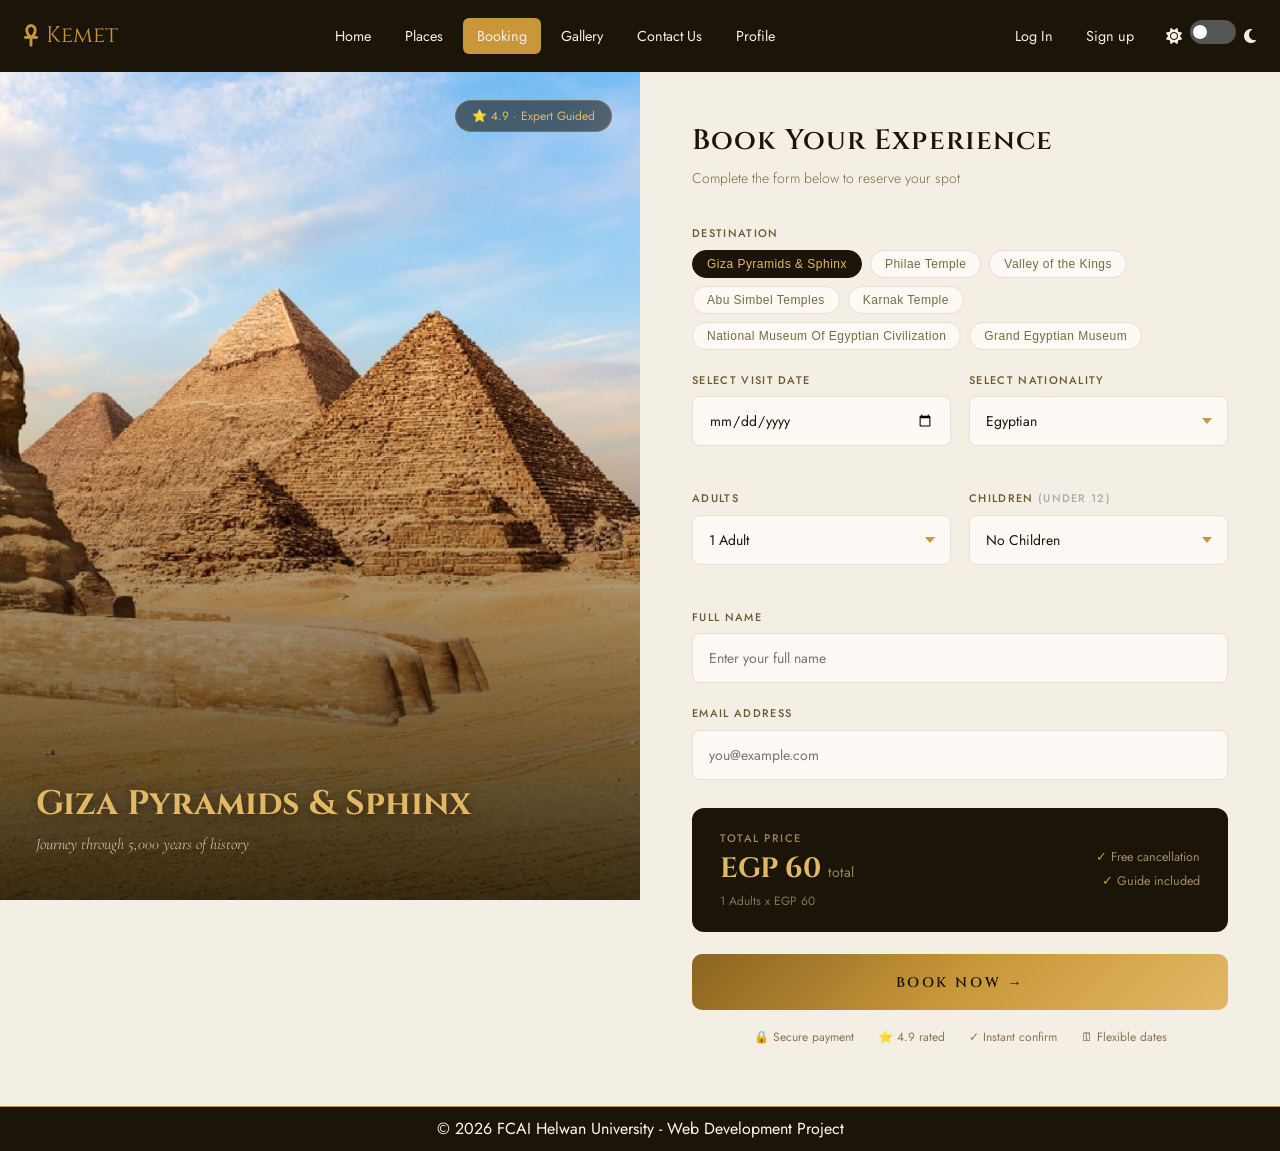
<file: booking.html>
<!DOCTYPE html>
<html lang="en" class="mainn">
<head>
<meta charset="UTF-8">
<meta name="viewport" content="width=device-width, initial-scale=1.0">
<title>KEMET – Book Your Experience</title>
<link href="https://fonts.googleapis.com/css2?family=Cinzel:wght@400;600;700&family=Cormorant+Garamond:ital,wght@0,300;0,400;0,500;1,300;1,400&family=Jost:wght@300;400;500&display=swap" rel="stylesheet">
<link rel="stylesheet" href="./css/styleeee.css">
  <link rel="stylesheet" href="https://cdnjs.cloudflare.com/ajax/libs/font-awesome/6.5.0/css/all.min.css"/>
  <link href="https://fonts.googleapis.com/css2?family=Cinzel:wght@400;600;700&family=Cormorant+Garamond:ital,wght@0,300;0,400;0,500;1,300;1,400&family=Jost:wght@300;400;500&display=swap" rel="stylesheet"/>
  <link rel="stylesheet" href="./css/profile.css" />
</head>
<body class="main">

<!-- NAV -->
<header>
    <nav class="container profile-nav-inner">
      <div class="profile-nav-brand">
        <i class="fa-solid fa-ankh" aria-hidden="true"></i>
        <span>Kemet</span>
      </div>

      <ul class="profile-nav-links">
        <li><a href="index.html">Home</a></li>
        <li><a href="places.html">Places</a></li>
        <li><a href="booking.html" class="active">Booking</a></li>
        <li><a href="gallery.html">Gallery</a></li>
        <li><a href="contact.html">Contact Us</a></li>
        <li><a href="profile.html" >Profile</a></li>
      </ul>

      <div class="profile-theme-toggle-wrap">
        <div class="signin">
      <a href="./logIn.html">Log In</a>
      <a href="./sign-up.html">Sign up</a>

    </div>
        <i class="fa-solid fa-sun" aria-hidden="true"></i>
        <label class="profile-toggle-switch">
          <input type="checkbox" id="profile-theme-toggle" aria-label="Toggle dark mode" />
          <span class="profile-slider"></span>
        </label>
        <i class="fa-solid fa-moon" aria-hidden="true"></i>
        
      </div>
    </nav>
  </header>
<!-- PAGE -->
<div class="page">

  <!-- LEFT IMAGE PANEL -->
  <div class="panel-left">
    <img class="destination-image" id="destImg" src="" alt="Destination">
    <div class="left-overlay"></div>
    <div class="rating-badge">⭐ 4.9 · Expert Guided</div>
    <div class="left-caption">
      <h2 id="captionTitle">Giza Pyramids &amp; Sphinx</h2>
      <p id="captionSub">Journey through 5,000 years of history</p>
    </div>
  </div>

  <!-- RIGHT FORM PANEL -->
  <div class="panel-right">
    <div class="form-header">
      <h1>Book Your Experience</h1>
      <p>Complete the form below to reserve your spot</p>
    </div>

    <!-- DESTINATION TABS -->
    <div class="field">
      <label>Destination</label>
      <div class="dest-tabs" id="destTabs"></div>
    </div>

    <!-- DATE & NATIONALITY -->
    <div class="field-row">
      <div class="field">
        <label>Select Visit Date</label>
        <input type="date" id="visitDate">
      </div>
      <div class="field">
        <label>Select Nationality</label>
        <div class="select-wrap">
          <select id="nationality" onchange="updatePrice()">
            <option value="egyptian">Egyptian</option>
            <option value="arab">Arab</option>
            <option value="foreign">Foreign</option>
          </select>
        </div>
      </div>
    </div>

    <!-- ADULTS & CHILDREN -->
    <div class="field-row">
      <div class="field">
        <label>Adults</label>
        <div class="select-wrap">
          <select id="adults" onchange="updatePrice()">
            <option value="1">1 Adult</option>
            <option value="2">2 Adults</option>
            <option value="3">3 Adults</option>
            <option value="4">4 Adults</option>
            <option value="5">5 Adults</option>
            <option value="6">6 Adults</option>
            <option value="7">7 Adults</option>
            <option value="8">8 Adults</option>
          </select>
        </div>
      </div>
      <div class="field">
        <label>Children <em style="font-style:normal;color:#aaa">(under 12)</em></label>
        <div class="select-wrap">
          <select id="children" onchange="updatePrice()">
            <option value="0">No Children</option>
            <option value="1">1 Child</option>
            <option value="2">2 Children</option>
            <option value="3">3 Children</option>
            <option value="4">4 Children</option>
            <option value="5">5 Children</option>
          </select>
        </div>
      </div>
    </div>

    <!-- NAME & EMAIL -->
    <div class="field">
      <label>Full Name</label>
      <input type="text" id="fullName" placeholder="Enter your full name">
    </div>
    <div class="field">
      <label>Email Address</label>
      <input type="email" id="email" placeholder="you@example.com">
    </div>

    <!-- PRICE -->
    <div class="price-box">
      <div class="price-left">
        <div class="price-label">Total Price</div>
        <div class="price-value" id="totalPrice">EGP 299 <span>/ person</span></div>
        <div class="price-breakdown" id="priceBreakdown"></div>
      </div>
      <div class="price-perks">
        <div>Free cancellation</div>
        <div>Guide included</div>
      </div>
    </div>

    <button class="btn-book" onclick="handleBook()">BOOK NOW →</button>

    <div class="trust-bar">
      <span>🔒 Secure payment</span>
      <span>⭐ 4.9 rated</span>
      <span>✓ Instant confirm</span>
      <span>🗓 Flexible dates</span>
    </div>
  </div>
</div>

<!-- Toast -->
<div class="toast" id="toast">Booking Confirmed!</div>
<footer>
        <div class="footer-contentt">
            <p>&copy; 2026 FCAI Helwan University - Web Development Project</p>
        </div>
    </footer>
</body>
<script src="./js/script.js"></script>
<script src="./js/profile (1).js"></script>

</html>
</file>
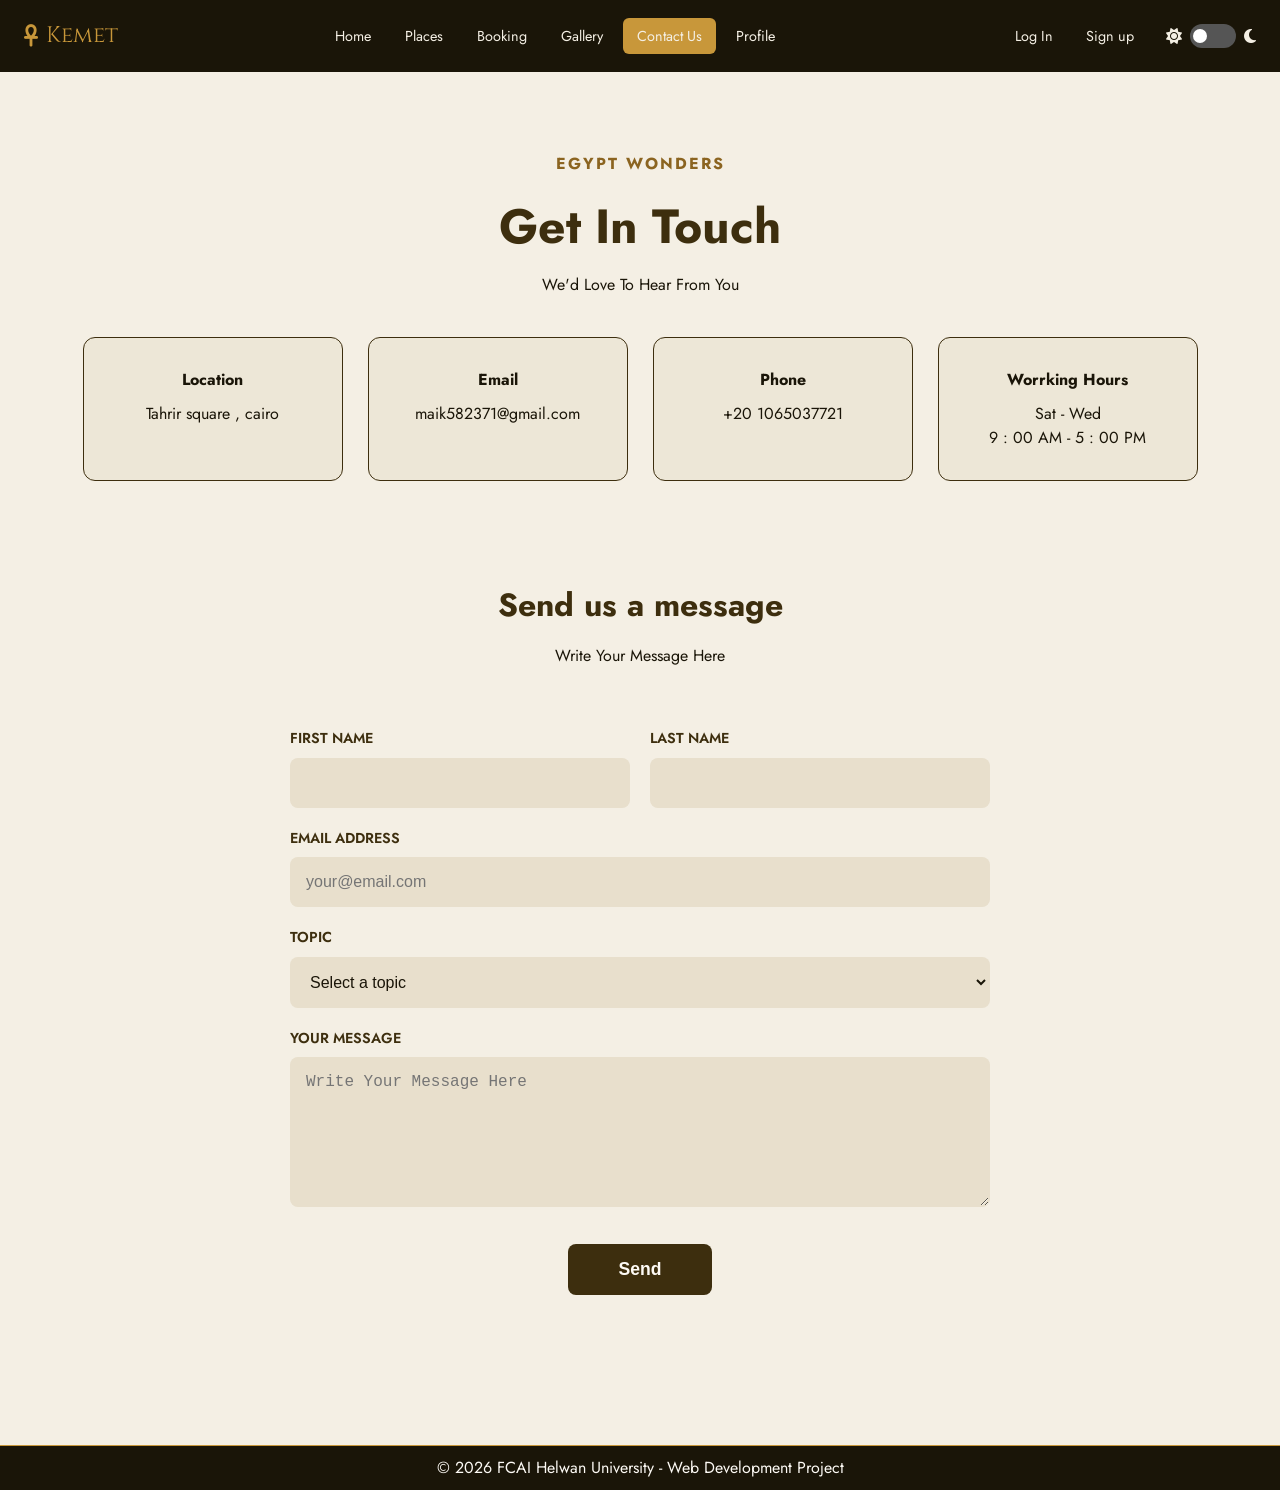
<file: contact.html>
<!DOCTYPE html>
<html lang="en" dir="ltr">
<head>
    <link rel="stylesheet" href="./css/contact.css">
    <meta charset="UTF-8">
    <meta name="viewport" content="width=device-width, initial-scale=1.0">
    <title>Tourism and Monuments in Egypt</title>
 <link rel="stylesheet" href="https://cdnjs.cloudflare.com/ajax/libs/font-awesome/6.5.0/css/all.min.css"/>
  <link href="https://fonts.googleapis.com/css2?family=Cinzel:wght@400;600;700&family=Cormorant+Garamond:ital,wght@0,300;0,400;0,500;1,300;1,400&family=Jost:wght@300;400;500&display=swap" rel="stylesheet"/>
  <link rel="stylesheet" href="./css/profile.css" />
</head>
<body>

<header>
    <nav class="container profile-nav-inner">
      <div class="profile-nav-brand">
        <i class="fa-solid fa-ankh" aria-hidden="true"></i>
        <span>Kemet</span>
      </div>

      <ul class="profile-nav-links">
        <li><a href="index.html">Home</a></li>
        <li><a href="places.html">Places</a></li>
        <li><a href="booking.html">Booking</a></li>
        <li><a href="gallery.html">Gallery</a></li>
        <li><a href="contact.html" class="active">Contact Us</a></li>
        <li><a href="profile.html" >Profile</a></li>
      </ul>

      <div class="profile-theme-toggle-wrap">
        <div class="signin">
      <a href="./logIn.html">Log In</a>
      <a href="./sign-up.html">Sign up</a>
    </div>
        <i class="fa-solid fa-sun" aria-hidden="true"></i>
        <label class="profile-toggle-switch">
          <input type="checkbox" id="profile-theme-toggle" aria-label="Toggle dark mode" />
          <span class="profile-slider"></span>
        </label>
        <i class="fa-solid fa-moon" aria-hidden="true"></i>
        
      </div>
    </nav>
  </header>

    <div class="page">

        <section class="wel">
            <h4>Egypt Wonders</h4>
            <h1>Get In Touch</h1>
            <p>We'd Love To Hear From You</p>
        </section>

        <div>
            <div class="contact-boxes">
                <div class="box">
                    <h4>Location </h4>
                    <p>Tahrir square , cairo</p>
                </div>
                <div class="box">
                    <h4>Email </h4>
                    <p>maik582371@gmail.com</p>
                </div>
                <div class="box">
                    <h4>Phone </h4>
                    <p>+20 1065037721</p>
                </div>
                <div class="box">
                    <h4>Worrking Hours</h4>
                    <p>Sat - Wed</p>
                    <p>9 : 00 AM - 5 : 00 PM</p>
                </div>
            </div>

            <section class="message-section">
                <h2>Send us a message</h2>
                <p>Write Your Message Here</p>
                <form class="contact-form">
                    <div class="name-row">
                        <div>
                            <label>FIRST NAME</label>
                            <input type="text" placeholder="">
                        </div>
                        <div>
                            <label>LAST NAME</label>
                            <input type="text" placeholder="">
                        </div>
                    </div>

                    <label>EMAIL ADDRESS</label>
                    <input type="email" placeholder="your@email.com">

                    <label>TOPIC</label>
                    <select>
                        <option>Select a topic</option>
                        <option>Booking</option>
                        <option>Information</option>
                        <option>Complaint</option>
                    </select>

                    <label>YOUR MESSAGE</label>
                    <textarea placeholder="Write Your Message Here"></textarea>

                    <button type="submit">Send</button>
                </form>
            </section>
        </div>
        <script src="./js/contact.js"></script>
    <script src=".//js/profile (1).js"></script>
    </div>
    <footer>
        <div class="footer-contentt">
            <p>&copy; 2026 FCAI Helwan University - Web Development Project</p>
        </div>
    </footer>
</body>

</html>
</file>
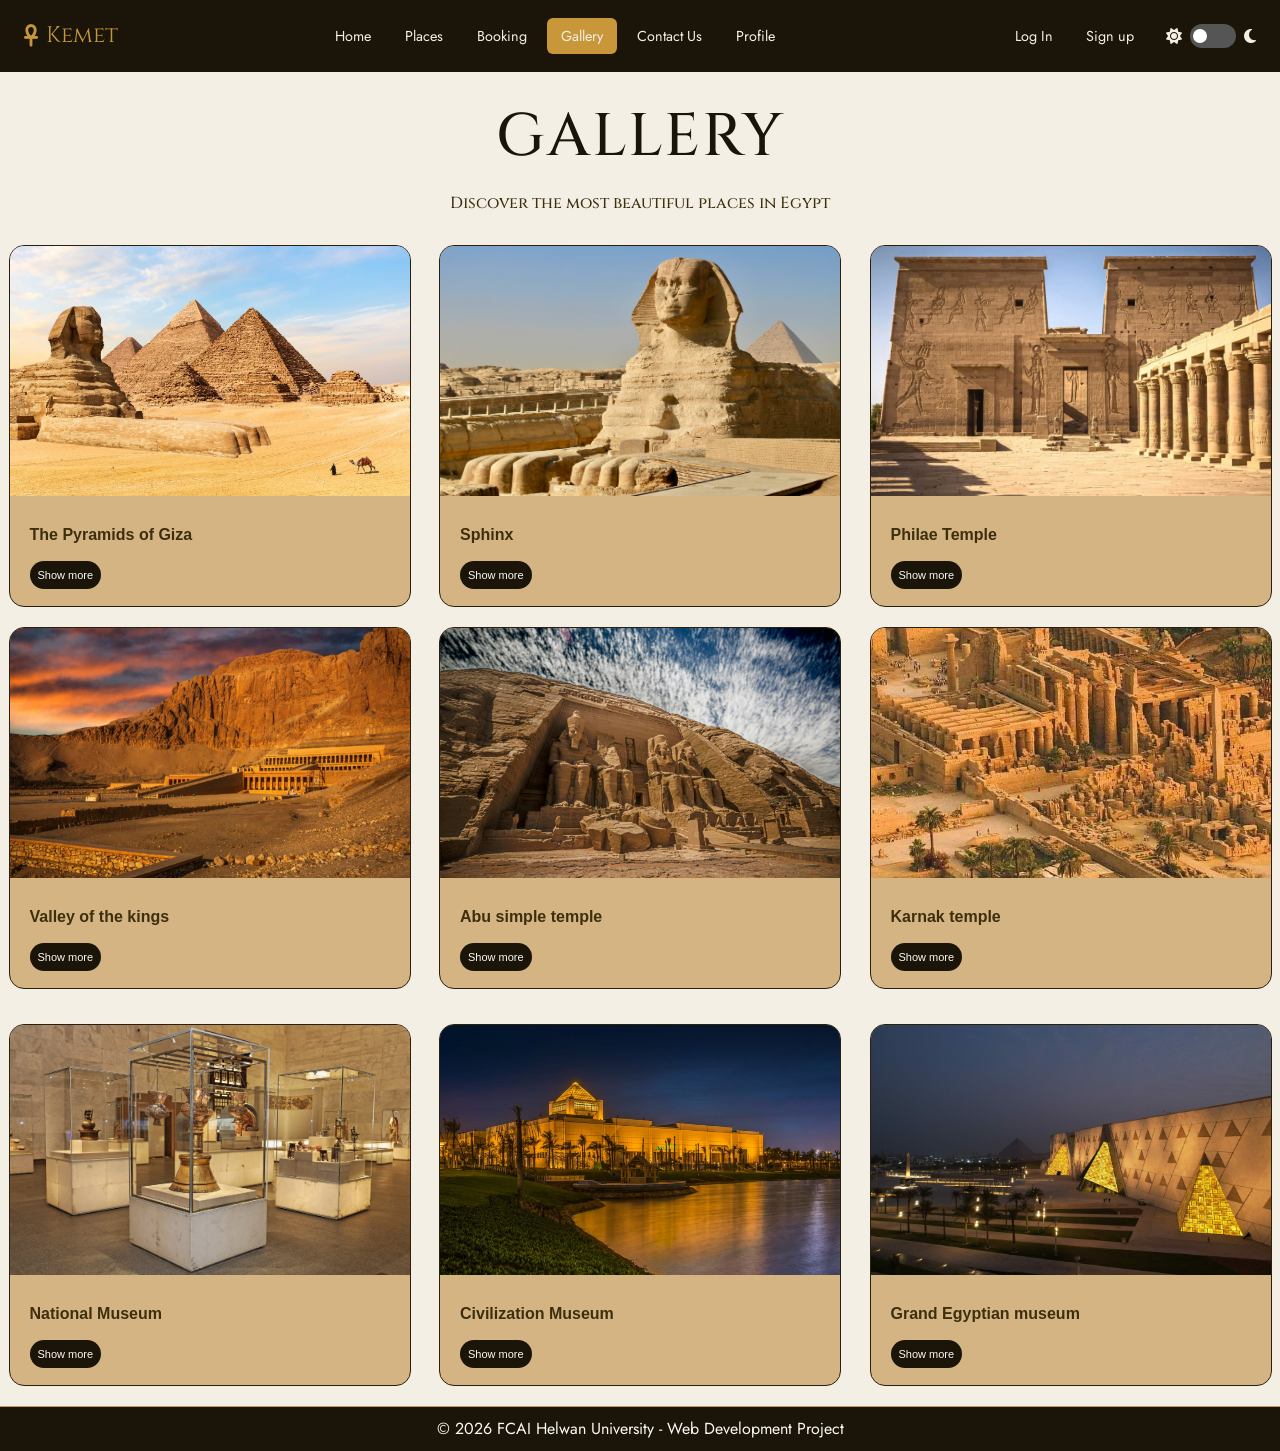
<file: gallery.html>
<!DOCTYPE html>
<html lang="en">

<head>
    <meta charset="UTF-8">
    <meta name="viewport" content="width=device-width, initial-scale=1.0">
    <title>Gallery</title>
    <link rel="stylesheet" href="./css/gallerystyle.css">  
  <link rel="stylesheet" href="https://cdnjs.cloudflare.com/ajax/libs/font-awesome/6.5.0/css/all.min.css"/>
  <link href="https://fonts.googleapis.com/css2?family=Cinzel:wght@400;600;700&family=Cormorant+Garamond:ital,wght@0,300;0,400;0,500;1,300;1,400&family=Jost:wght@300;400;500&display=swap" rel="stylesheet"/>
  <link rel="stylesheet" href="css/profile.css" />
</head>

<body>
    <header>
    <nav class="container profile-nav-inner">
      <div class="profile-nav-brand">
        <i class="fa-solid fa-ankh" aria-hidden="true"></i>
        <span>Kemet</span>
      </div>

      <ul class="profile-nav-links">
        <li><a href="index.html">Home</a></li>
        <li><a href="places.html">Places</a></li>
        <li><a href="booking.html" >Booking</a></li>
        <li><a href="gallery.html" class="active">Gallery</a></li>
        <li><a href="contact.html">Contact Us</a></li>
        <li><a href="profile.html" >Profile</a></li>
      </ul>

      <div class="profile-theme-toggle-wrap">
        <div class="signin">
      <a href="./logIn.html">Log In</a>
      <a href="./sign-up.html">Sign up</a>

    </div>
        <i class="fa-solid fa-sun" aria-hidden="true"></i>
        <label class="profile-toggle-switch">
          <input type="checkbox" id="profile-theme-toggle" aria-label="Toggle dark mode" />
          <span class="profile-slider"></span>
        </label>
        <i class="fa-solid fa-moon" aria-hidden="true"></i>
        
      </div>
    </nav>
  </header>
    <main class="parent">
       <div class="intro-gall">
         <h1> GALLERY </h1>
        <p> Discover the most beautiful places in Egypt </p>
       </div>
        <section id="one">
            <div class="one mo">

                <div class="image">
                    <img src="./img/pyramids-of-giza.jpg.jpeg">
                </div>
                <div class="content">
                    <p class="p">The Pyramids of Giza</p>
                    <a class="a" target="_blank"href="https://images.search.yahoo.com/search/images;_ylt=AwrFDY2Rt_ZpTgIA0dpXNyoA;_ylu=Y29sbwNiZjEEcG9zAzEEdnRpZAMEc2VjA3BpdnM-?p=pyramids+of+giza+images&fr2=piv-web&type=E210US885G0&fr=mcafee" class="btn">Show more</a>
                </div>

            </div>

            <div class="two mo">

                <div class="image">
                    <img src="./img//Sphinx.jpg">
                </div>
                <div class="content">
                    <p class="p"> Sphinx</p>
                    <a class="a" target="_blank" href="https://images.search.yahoo.com/search/images;_ylt=AwrNPUcluPZp0w8AGnmJzbkF;_ylc=[base64]?p=sphinx+images+&fr=mcafee&fr2=sb-top">Show more</a>
                </div>

            </div>

            <div class="three mo">

                <div class="image">
                    <img src="./img/Temple-of-philae-130 (1).webp">
                </div>
                <div class="content">
                    <p class="p"> Philae Temple </p>
                    <a class="a" target="_blank"
                        href="https://images.search.yahoo.com/search/images;_ylt=AwrNOmOauPZpMAIAcW1XNyoA;_ylu=Y29sbwNiZjEEcG9zAzEEdnRpZAMEc2VjA3BpdnM-?p=philae+temple+in+egypt+images&fr2=piv-web&type=E210US885G0&fr=mcafee">Show
                        more</a>
                </div>

            </div>
        </section>

        <section id="two">
            <div class="four mo">

                <div class="image">
                    <img src="./img/valley.jpg.jpeg">
                </div>
                <div class="content">
                    <p class="p">Valley of the kings</p>
                    <a class="a" target="_blank"
                        href="https://images.search.yahoo.com/search/images;_ylt=AwrErgiduPZpwy8AKaCJzbkF;_ylc=[base64]?p=valley+of+the+kings+images&fr=mcafee&fr2=sa-gp-search">Show
                        more</a>
                </div>

            </div>

            <div class="five mo">

                <div class="image">
                    <img src="./img/abu simple.jpg">
                </div>
                <div class="content">
                    <p class="p">Abu simple temple</p>
                    <a class="a" target="_blank"
                        href="https://images.search.yahoo.com/search/images;_ylt=Awrir4QBufZp4LADCs.JzbkF;_ylc=[base64]?p=Abu+simple+temple+images&fr=mcafee&fr2=sb-top">Show
                        more</a>
                </div>

            </div>

            <div class="six mo">

                <div class="image">
                    <img src="./img/karnak.jpg.jpeg">
                </div>
                <div class="content">
                    <p class="p">Karnak temple</p>
                    <a class="a" target="_blank"
                        href="https://images.search.yahoo.com/search/images;_ylt=AwrErghfufZpPsIBcheJzbkF;_ylc=[base64]?p=Karnak+temple+images&fr=mcafee&fr2=sb-top">Show
                        more</a>
                </div>

            </div>
        </section>


        <section id="three">
            <div class="seven mo">

                <div class="image">
                    <img src="./img/national meuseum.jpg (1).jpeg">
                </div>
                <div class="content">
                    <p class="p">National Museum </p>
                    <a class="a" target="_blank"
                        href="https://images.search.yahoo.com/search/images;_ylt=AwrhWN1vvPZpfwIAEQBXNyoA;_ylu=Y29sbwNiZjEEcG9zAzEEdnRpZAMEc2VjA3BpdnM-?p=National+museum+images&fr2=piv-web&type=E210US885G0&fr=mcafee">Show
                        more</a>
                </div>

            </div>

            <div class="eight mo">

                <div class="image">
                    <img src="./img/Wonderful-pictures-of-the-Museum-of-Civilization-at-night-from-the-outside.jpg (1).jpeg">
                </div>
                <div class="content">
                    <p class="p"> Civilization Museum</p>
                    <a class="a" target="_blank"
                        href="./https://images.search.yahoo.com/search/images;_ylt=AwrErgg4uvZpwy8AUsOJzbkF;_ylc=[base64]?p=Civilization+museum+images&fr=mcafee&fr2=sb-top">Show
                        more</a>
                </div>

            </div>

            <div class="nine mo">

                <div class="image">
                    <img src="./img/garnd egypt museum.jpg (1).jpeg">
                </div>
                <div class="content">
                    <p class="p">Grand Egyptian museum</p>
                    <a class="a" target="_blank"
                        href="https://images.search.yahoo.com/search/images;_ylt=AwrErZ04uvZpNNoCsTaJzbkF;_ylc=[base64]?p=grand+egyptian+museum+images&fr=mcafee&fr2=p%3As%2Cv%3Ai%2Cm%3Asa%2Csa_mk%3A7&mkr=7">Show
                        more</a>
                </div>

            </div>
        </section>

    </main>

    <script src="./js/gallery.js"></script>
    <script src=".//js/profile (1).js"></script>

<footer>
        <div class="footer-contentt">
            <p>&copy; 2026 FCAI Helwan University - Web Development Project</p>
        </div>
    </footer>


</body>

</html>
</file>
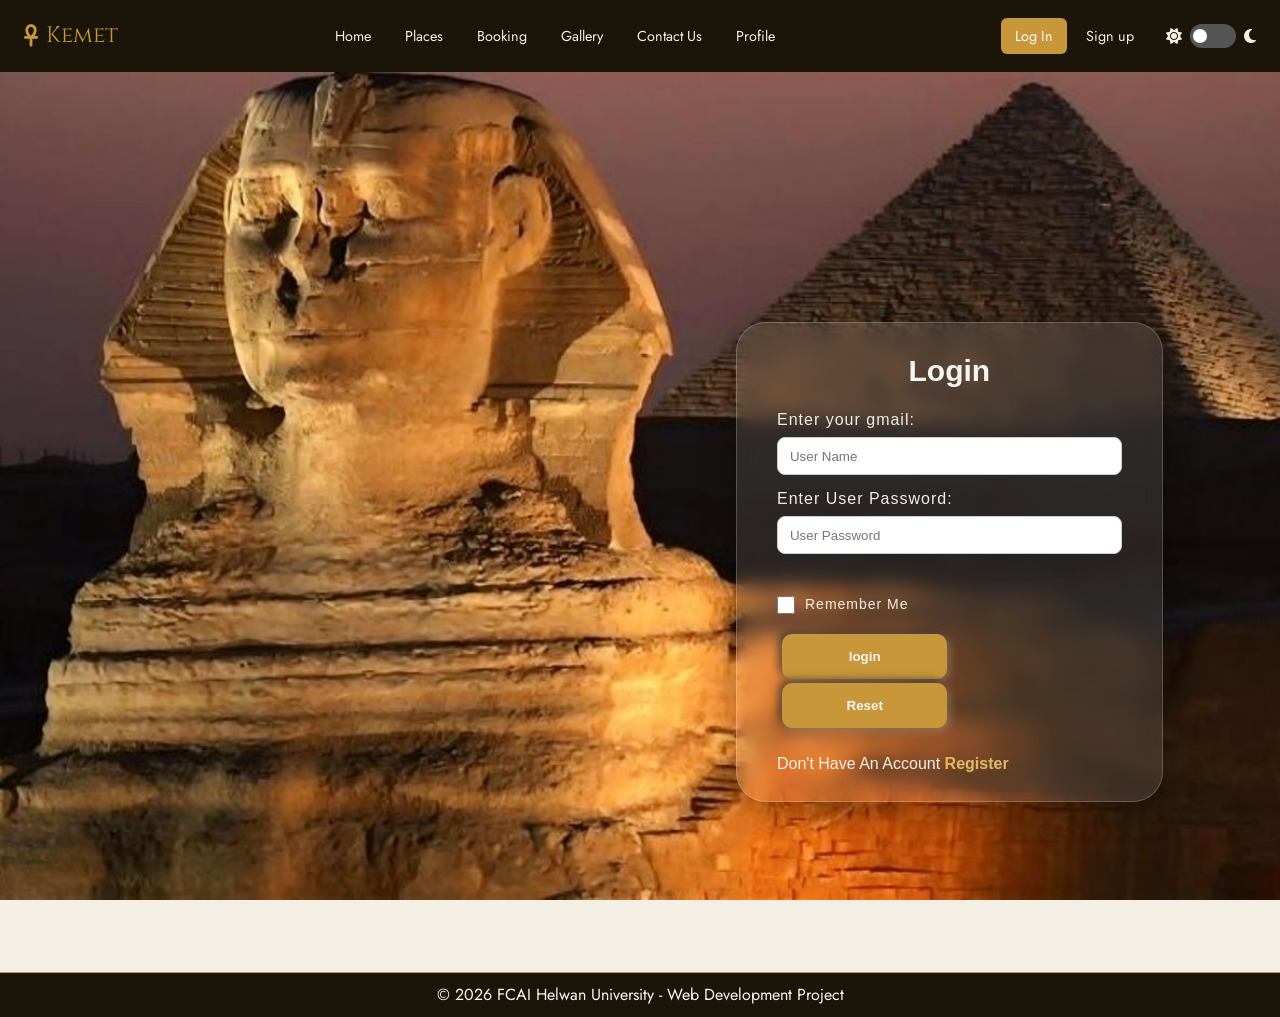
<file: logIn.html>
<!DOCTYPE html>
<html lang="en">
<head>
    <link rel="stylesheet" href="https://cdnjs.cloudflare.com/ajax/libs/font-awesome/6.5.0/css/all.min.css"/>
  <link href="https://fonts.googleapis.com/css2?family=Cinzel:wght@400;600;700&family=Cormorant+Garamond:ital,wght@0,300;0,400;0,500;1,300;1,400&family=Jost:wght@300;400;500&display=swap" rel="stylesheet"/>
  <link rel="stylesheet" href="./css/profile.css" />
    <meta charset="UTF-8" />
    <meta name="viewport" content="width=device-width, initial-scale=1.0" />
    <title>Log In</title>
<link rel="stylesheet" href="./css/sign-in.css">
</head>
<body>
    <header>
    <nav class="container profile-nav-inner">
      <div class="profile-nav-brand">
        <i class="fa-solid fa-ankh" aria-hidden="true"></i>
        <span>Kemet</span>
      </div>

      <ul class="profile-nav-links">
        <li><a href="index.html">Home</a></li>
        <li><a href="places.html">Places</a></li>
        <li><a href="booking.html">Booking</a></li>
        <li><a href="gallery.html">Gallery</a></li>
        <li><a href="contact.html">Contact Us</a></li>
        <li><a href="profile.html" >Profile</a></li>
      </ul>

      <div class="profile-theme-toggle-wrap">
        <div class="signin">
      <a href="./logIn.html" class="active">Log In</a>
      <a href="./sign-up.html">Sign up</a>

    </div>
        <i class="fa-solid fa-sun" aria-hidden="true"></i>
        <label class="profile-toggle-switch">
          <input type="checkbox" id="profile-theme-toggle" aria-label="Toggle dark mode" />
          <span class="profile-slider"></span>
        </label>
        <i class="fa-solid fa-moon" aria-hidden="true"></i>
        
      </div>
    </nav>
  </header>
    <div class="login-form">
        <div class="twoPages">
            <div class="main">
                <h2>Login</h2>
                <form action="" method="post" id="loginForm">
                    <label for="userName">Enter your gmail:</label>
                    <br>
                    <input type="text" name="" id="userName" placeholder="User Name" required>
                    <br>
                    <label for="userPass">Enter User Password:</label>
                    <br>
                    <input type="password" name="" id="userPass" placeholder="User Password" required>
                    <p id="error-msg" style="color: red; font-size: 13px; min-height: 20px;"></p>
                    <div class="remember-me">
                        <input type="checkbox" id="remember">
                        <label for="remember">Remember Me</label>
                    </div>
                    <button class="btn" type="submit">login</button>
                    <button class="btn" type="reset">Reset</button> 
                </form>
                <br>
                <p class="account">Don't Have An Account <a href="sign-up.html">Register</a></p>
            </div>

        </div> 
    
    <script src="./js/sign-in.js"></script>
    <script src=".//js/profile (1).js"></script>
    </div>
    <footer>
        <div class="footer-contentt">
            <p>&copy; 2026 FCAI Helwan University - Web Development Project</p>
        </div>
    </footer>
</body>

</html>
</file>
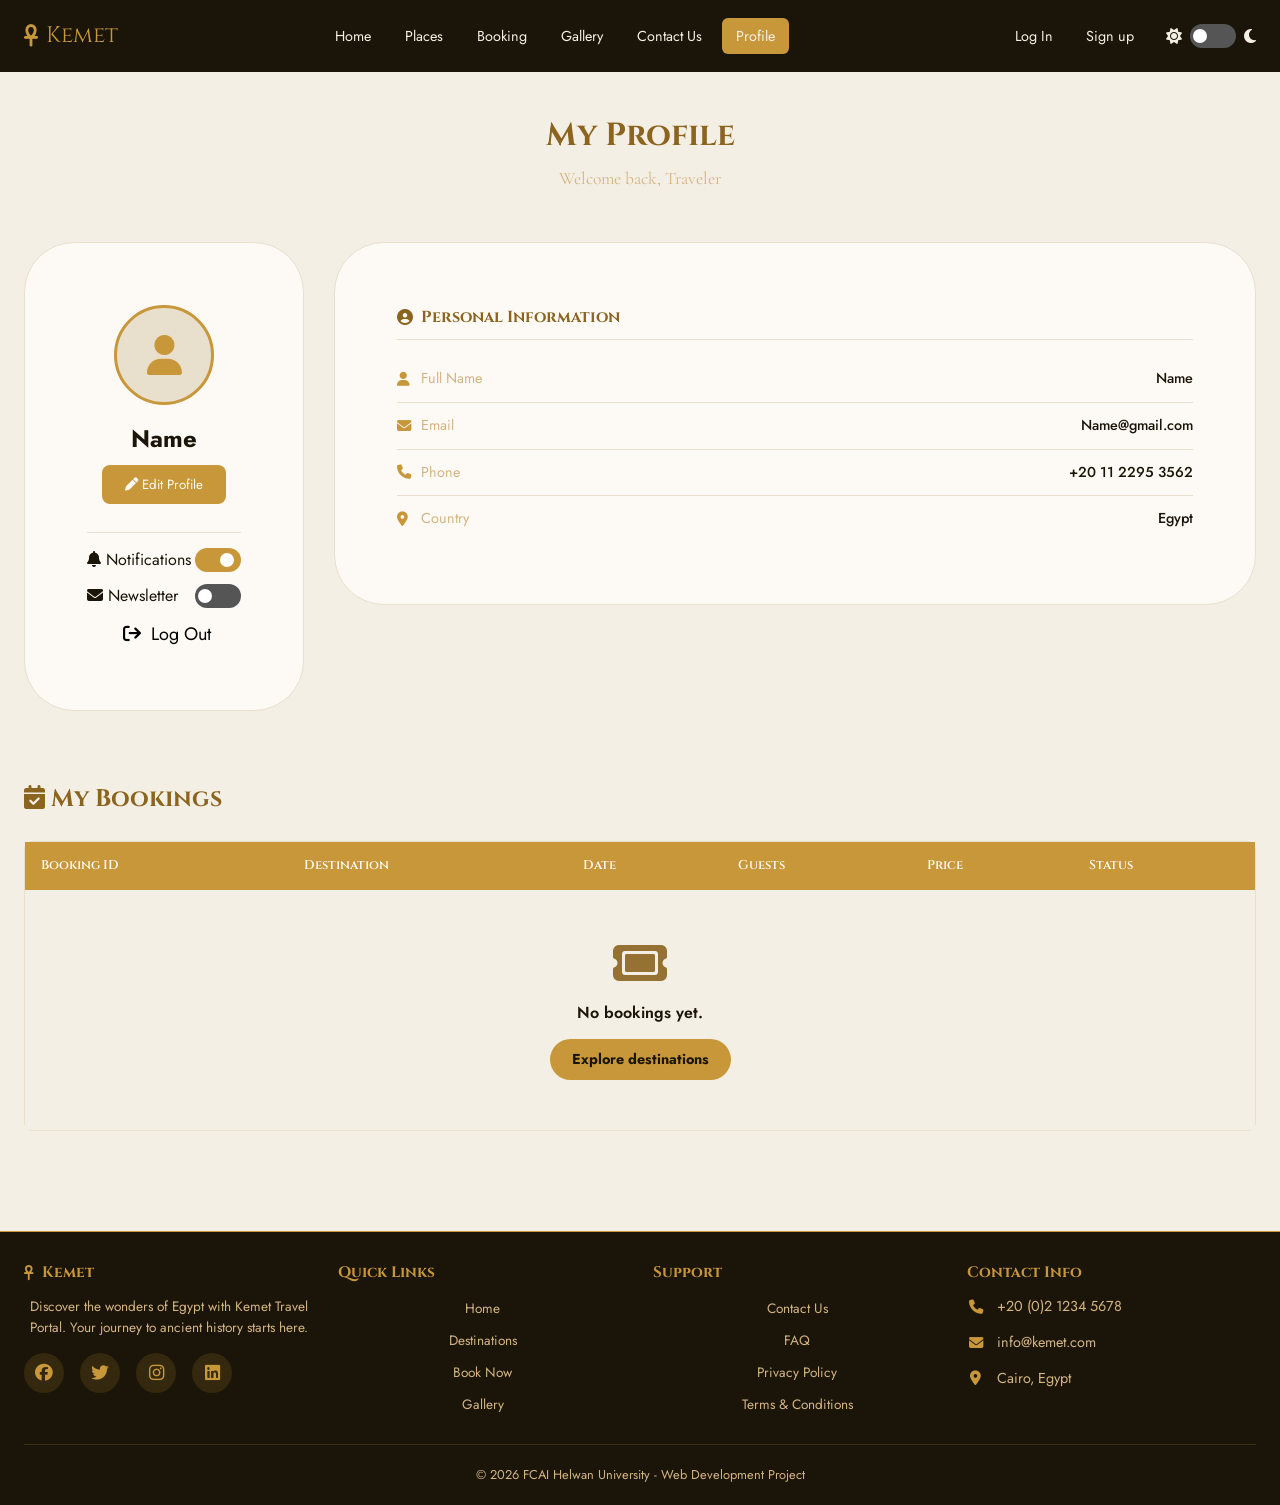
<file: profile.html>
<!DOCTYPE html>
<html>
<head>
  <title>My Profile — Kemet</title>

  <link rel="stylesheet" href="https://cdnjs.cloudflare.com/ajax/libs/font-awesome/6.5.0/css/all.min.css"/>
  <link href="https://fonts.googleapis.com/css2?family=Cinzel:wght@400;600;700&family=Cormorant+Garamond:ital,wght@0,300;0,400;0,500;1,300;1,400&family=Jost:wght@300;400;500&display=swap" rel="stylesheet"/>
  <link rel="stylesheet" href="./css/profile.css" />
</head>

<body>

  <header>
    <nav class="container profile-nav-inner">
      <div class="profile-nav-brand">
        <i class="fa-solid fa-ankh" aria-hidden="true"></i>
        <span>Kemet</span>
      </div>

      <ul class="profile-nav-links">
        <li><a href="index.html">Home</a></li>
        <li><a href="places.html">Places</a></li>
        <li><a href="booking.html">Booking</a></li>
        <li><a href="gallery.html">Gallery</a></li>
        <li><a href="contact.html">Contact Us</a></li>
        <li><a href="profile.html" class="active">Profile</a></li>
      </ul>

      <div class="profile-theme-toggle-wrap">
        <div class="signin">
      <a href="./logIn.html">Log In</a>
      <a href="./sign-up.html">Sign up</a>

    </div>
        <i class="fa-solid fa-sun" aria-hidden="true"></i>
        <label class="profile-toggle-switch">
          <input type="checkbox" id="profile-theme-toggle" aria-label="Toggle dark mode" />
          <span class="profile-slider"></span>
        </label>
        <i class="fa-solid fa-moon" aria-hidden="true"></i>
        
      </div>
    </nav>
  </header>

  <main id="profile-main-content">
    <section class="profile-page-title">
      <div class="container">
        <h1>My Profile</h1>
        <p>Welcome back, <span id="profile-welcome-name">Traveler</span></p>
      </div>
    </section>

    <section class="profile-section" aria-labelledby="profile-heading">
      <div class="container">
        <div class="profile-grid">

          <aside class="profile-card">
            <div class="profile-avatar">
              <i class="fa-solid fa-user" aria-hidden="true"></i>
            </div>
            <h2 id="profile-card-name">Name</h2>

            <button type="button" class="profile-btn-gold" onclick="toggleEdit()">
              <i class="fa-solid fa-pen"></i> Edit Profile 
            </button>

            <div class="profile-card-toggles">
              <div class="profile-toggle-item">
                <span><i class="fa-solid fa-bell"></i> Notifications </span>
                <label class="profile-toggle-switch">
                  <input type="checkbox" id="profile-notif-toggle" checked />
                  <span class="profile-slider"></span>
                </label>
              </div>
              <div class="profile-toggle-item">
                <span><i class="fa-solid fa-envelope" aria-hidden="true"></i> Newsletter </span>
                <label class="profile-toggle-switch">
                  <input type="checkbox" id="profile-news-toggle" />
                  <span class="profile-slider"></span>
                </label>
              </div>
            </div>
            <div class="sign-out">
                    <a href="#" id="sign-out-btn"><i class="fa-solid fa-arrow-right-from-bracket"></i> Log Out</a>
                  </div>
          </aside>

          <div class="profile-info">
            <article class="profile-info-box" id="profile-info-display">
              <h3 id="profile-info-heading"><i class="fa-solid fa-circle-user" aria-hidden="true"></i> Personal Information</h3>
              
              <div class="profile-info-row">
                <span class="profile-info-label"><i class="fa-solid fa-user"></i> Full Name</span>
                <span class="profile-info-value" id="profile-info-name">Name</span>
              </div>
              <div class="profile-info-row">
                <span class="profile-info-label"><i class="fa-solid fa-envelope"></i> Email</span>
                <span class="profile-info-value" id="profile-info-email">Name@gmail.com</span>
              </div>
              <div class="profile-info-row">
                <span class="profile-info-label"><i class="fa-solid fa-phone"></i> Phone</span>
                <span class="profile-info-value" id="profile-info-phone">+20 11 2295 3562</span>
              </div>
              <div class="profile-info-row">
                <span class="profile-info-label"><i class="fa-solid fa-location-dot"></i> Country</span>
                <span class="profile-info-value" id="profile-info-country">Egypt</span>
              </div>
            </article>

            <br>

            <article class="profile-info-box" id="profile-edit-form" hidden>
              <h3><i class="fa-solid fa-pen" aria-hidden="true"></i> Edit Information</h3>
              <form onsubmit="event.preventDefault(); saveProfile();" class="profile-edit-fields">
                <div class="profile-field-group">
                  <label for="profile-edit-name">Full Name</label>
                  <input type="text" id="profile-edit-name" placeholder="Your full name" />
                  <span class="profile-field-error" id="profile-edit-name-error"></span>
                </div>

                <div class="profile-field-group">
                  <label for="profile-edit-email">Email</label>
                  <input type="email" id="profile-edit-email" placeholder="Your email address" />
                  <span class="profile-field-error" id="profile-edit-email-error"></span>
                </div>

                <div class="profile-field-group">
                  <label for="profile-edit-phone">Phone</label>
                  <input type="tel" id="profile-edit-phone" placeholder="Your phone number" />
                  <span class="profile-field-error" id="profile-edit-phone-error"></span>
                </div>

                <div class="profile-field-group">
                  <label for="profile-edit-country">Country</label>
                  <input type="text" id="profile-edit-country" placeholder="Your country" />
                </div>

                <button type="submit" class="profile-btn-gold">
                  <i class="fa-solid fa-floppy-disk" aria-hidden="true"></i> Save Changes
                </button>
              </form>
            </article>
          </div>

        </div>
      </div>
    </section>

    <section class="profile-bookings-section">
      <div class="container">
        <h2><i class="fa-solid fa-calendar-check" aria-hidden="true"></i> My Bookings</h2>
        <div class="profile-table-wrapper">
          <table>
            <thead>
              <tr>
                <th scope="col">Booking ID</th>
                <th scope="col">Destination</th>
                <th scope="col">Date</th>
                <th scope="col">Guests</th>
                <th scope="col">Price</th>
                <th scope="col">Status</th>
              </tr>
            </thead>
            <tbody id="profile-bookings-body">
              <tr id="profile-no-bookings-row">
                <td colspan="6" class="profile-no-bookings">
                  <div class="profile-nobookcent">
                    <i class="fa-solid fa-ticket" aria-hidden="true"></i>
                    <p>No bookings yet.</p>
                    <a href="places.html">Explore destinations</a>
                  </div>
                </td>
              </tr>
            </tbody>
          </table>
        </div>
      </div>
    </section>
  </main>

  <footer class="profile-main-footer">
    <div class="container">
      <div class="profile-footer-content">
        <div class="profile-footer-section">
          <h4><i class="fa-solid fa-ankh" aria-hidden="true"></i> Kemet</h4>
          <p>Discover the wonders of Egypt with Kemet Travel Portal. Your journey to ancient history starts here.</p>
          <div class="profile-social-links">
            <a href="#" aria-label="Facebook" title="Facebook"><i class="fa-brands fa-facebook"></i></a>
            <a href="#" aria-label="Twitter" title="Twitter"><i class="fa-brands fa-twitter"></i></a>
            <a href="#" aria-label="Instagram" title="Instagram"><i class="fa-brands fa-instagram"></i></a>
            <a href="#" aria-label="LinkedIn" title="LinkedIn"><i class="fa-brands fa-linkedin"></i></a>
          </div>
        </div>

        <div class="profile-footer-section">
          <h4>Quick Links</h4>
          <ul>
            <li><a href="index.html">Home</a></li>
            <li><a href="places.html">Destinations</a></li>
            <li><a href="booking.html">Book Now</a></li>
            <li><a href="gallery.html">Gallery</a></li>
          </ul>
        </div>

        <div class="profile-footer-section">
          <h4>Support</h4>
          <ul>
            <li><a href="contact.html">Contact Us</a></li>
            <li><a href="#">FAQ</a></li>
            <li><a href="#">Privacy Policy</a></li>
            <li><a href="#">Terms & Conditions</a></li>
          </ul>
        </div>

        <div class="profile-footer-section">
          <h4>Contact Info</h4>
          <div class="profile-contact-info">
            <div class="profile-info-item">
              <i class="fa-solid fa-phone"></i>
              <span>+20 (0)2 1234 5678</span>
            </div>
            <div class="profile-info-item">
              <i class="fa-solid fa-envelope"></i>
              <span>info@kemet.com</span>
            </div>
            <div class="profile-info-item">
              <i class="fa-solid fa-location-dot"></i>
              <span>Cairo, Egypt</span>
            </div>
          </div>
        </div>
      </div>

      <div class="profile-footer-divider"></div>
      
      <div class="profile-footer-bottom">
            <p>&copy; 2026 FCAI Helwan University - Web Development Project</p>
      </div>
    </div>
  </footer>

    <script src=".//js/profile (1).js"></script>

</body>
</html>
</file>
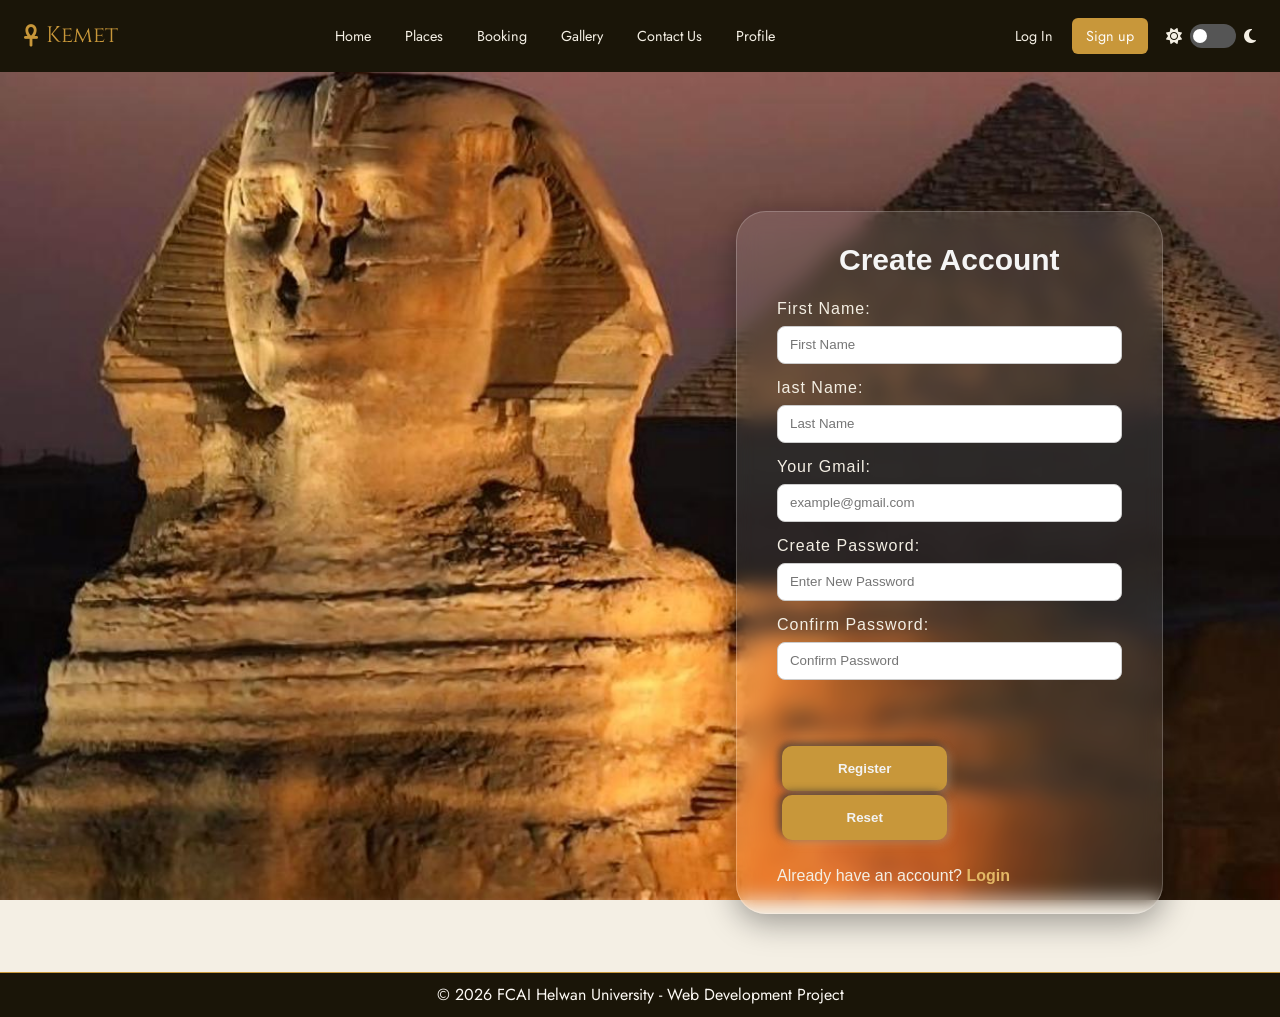
<file: sign-up.html>
<!DOCTYPE html>
<html lang="en">

<head>
    <link rel="stylesheet" href="https://cdnjs.cloudflare.com/ajax/libs/font-awesome/6.5.0/css/all.min.css"/>
    <link href="https://fonts.googleapis.com/css2?family=Cinzel:wght@400;600;700&family=Cormorant+Garamond:ital,wght@0,300;0,400;0,500;1,300;1,400&family=Jost:wght@300;400;500&display=swap" rel="stylesheet"/>
    <link rel="stylesheet" href="./css/profile.css" />
    <meta charset="UTF-8" />
    <meta name="viewport" content="width=device-width, initial-scale=1.0" />
    <title>Sign Up</title>
    <link rel="stylesheet" href="./css/sign-in.css">
</head>

<body>
    <header>
    <nav class="container profile-nav-inner">
      <div class="profile-nav-brand">
        <i class="fa-solid fa-ankh" aria-hidden="true"></i>
        <span>Kemet</span>
      </div>

      <ul class="profile-nav-links">
        <li><a href="index.html">Home</a></li>
        <li><a href="places.html">Places</a></li>
        <li><a href="booking.html">Booking</a></li>
        <li><a href="gallery.html">Gallery</a></li>
        <li><a href="contact.html">Contact Us</a></li>
        <li><a href="profile.html" >Profile</a></li>
      </ul>

      <div class="profile-theme-toggle-wrap">
        <div class="signin">
      <a href="./logIn.html">Log In</a>
      <a href="./sign-up.html" class="active">Sign up</a>

    </div>
        <i class="fa-solid fa-sun" aria-hidden="true"></i>
        <label class="profile-toggle-switch">
          <input type="checkbox" id="profile-theme-toggle" aria-label="Toggle dark mode" />
          <span class="profile-slider"></span>
        </label>
        <i class="fa-solid fa-moon" aria-hidden="true"></i>
        
      </div>
    </nav>
  </header>
    <div class="login-form">
        <div class="twoPages">
            <div class="main">
                <h2>Create Account</h2>
                <form action="./index.html" method="post" id="signupForm" novalidate>
                    <label for="user-name">First Name:</label>
                    <br>
                    <input type="text" id="user-name" name="" placeholder="First Name" required>
                    <br>
                    <label for="last-name">last Name:</label>
                    <br>
                    <input type="text" name="" id="last-name" placeholder="Last Name" required>
                    <br>
                    <label for="user-email">Your Gmail:</label>
                    <br>
                    <input type="email" id="user-email" name="email" placeholder="example@gmail.com">
                    <br>
                    <label for="newPass">Create Password:</label>
                    <br>
                    <input type="password" name="" id="newPass" placeholder="Enter New Password" required>
                    <br>
                    <label for="confPass">Confirm Password:</label>
                    <br>
                    <input type="password" name="" id="confPass" placeholder="Confirm Password" required>
                    <br>
                    <p id="error-msg" style="color: red; font-size: 14px;"></p>
                    <br>
                    <button class="btn" type="submit">Register</button>
                    <button class="btn" type="reset">Reset</button>
                </form>
                <br>
                <p class="account">Already have an account? <a href="login.html">Login</a></p>
            </div>

        </div>

    </div>
    <script src="./js/sign-in.js"></script>
    <script src=".//js/profile (1).js"></script>
    <footer>
        <div class="footer-contentt">
            <p>&copy; 2026 FCAI Helwan University - Web Development Project</p>
        </div>
    </footer>
</body>

</html>
</file>
<file: css/styleeee.css>
*, *::before, *::after { 
    box-sizing: border-box;
    margin: 0;
    padding: 0; }

  :root {
    --gold:         #C8973A;
    --gold-light:   #E3B865;
    --gold-dark:    #8B6420;
    --cream:        #F4EFE4;
    --cream-dark:   #E8DFCC;
    --brown-dark:   #1a1508;
    --brown-light:  #3D2E0E;
    --sand:         #D4B483;
    --white:        #FDFAF5;
  }

  
  /* ── LAYOUT ── */
  .page {
    display: grid;
    grid-template-columns: 1fr 1fr;
    min-height: 100vh;
  }

  /* ── LEFT PANEL ── */
  .panel-left {
    position: sticky;
    top: 72px;
    height: calc(100vh - 72px);
    overflow: hidden;
  }

  .destination-image {
    width: 100%; height: 100%;
    object-fit: cover;
    transition: opacity .6s ease, transform .8s ease;
    display: block;
  }

  .destination-image.fade-out { 
    opacity: 0; 
    transform: scale(1.04); 
  }

  .left-overlay {
    position: absolute; 
    inset: 0;
    background: linear-gradient(
      to top,
      rgba(15,10,2,.82) 0%,
      rgba(15,10,2,.25) 45%,
      transparent 70%
    );
    pointer-events: none;
  }

  .left-caption {
    position: absolute; 
    bottom: 44px; 
    left: 36px; 
    right: 36px;
  }

  .left-caption h2 {
    font-family: 'Cinzel', serif;
    font-size: clamp(22px, 2.8vw, 34px);
    font-weight: 700;
    color: var(--gold-light);
    line-height: 1.18;
    text-shadow: 0 2px 12px rgba(0,0,0,.5);
    transition: opacity .5s ease;
  }
  .left-caption p {
    margin-top: 8px;
    font-family: 'Cormorant Garamond', serif;
    font-style: italic;
    font-size: 16px; font-weight: 300;
    color: rgba(244,239,228,.82);
    transition: opacity .5s ease;
  }
  .rating-badge {
    position: absolute; top: 28px; right: 28px;
    background: rgba(15,10,2,.55);
    border: 1px solid rgba(200,151,58,.4);
    backdrop-filter: blur(8px);
    border-radius: 50px;
    padding: 6px 16px;
    font-family: 'Jost', sans-serif;
    font-size: 12px; 
    color: var(--gold-light);
    display: flex; 
    align-items: center;
    gap: 6px;
  }

  /* ── RIGHT PANEL ── */
  .panel-right {
    background: var(--cream);
    padding: 48px 52px 60px;
    overflow-y: auto;
  }
  .form-header { margin-bottom: 36px; }
  
  .form-header h1 {
    font-family: 'Cinzel', serif;
    font-size: 28px; font-weight: 600;
    color: var(--brown-dark);
    letter-spacing: .04em;
  }

  .form-header p {
    margin-top: 6px;
    font-size: 14px; font-weight: 300;
    color: #7A6840;
  }

  /* ── FIELD GROUPS ── */
  .field { 
    margin-bottom: 22px;
    }

  .field-row { 
    display: grid;
    grid-template-columns: 1fr 1fr; gap: 18px;
    margin-bottom: 22px; 
  }

  label {
    display: block;
    font-size: 11px; font-weight: 500; letter-spacing: .12em;
    color: #6B5830;
    text-transform: uppercase;
    margin-bottom: 8px;
  }

  select, input[type="text"], input[type="date"], input[type="email"] {
    width: 100%;
    height: 50px;
    padding: 0 16px;
    background: var(--white);
    border: 1.5px solid var(--cream-dark);
    border-radius: 8px;
    font-family: 'Jost', sans-serif;
    font-size: 14px; font-weight: 400;
    color: var(--brown-dark);
    appearance: none;
    outline: none;
  }
  select:focus, input:focus {
    border-color: var(--gold);
  }

  .select-wrap {
    position: relative;
  }
  .select-wrap::after {
    content: '';
    position: absolute; right: 16px; top: 50%;
    transform: translateY(-50%);
    width: 0; height: 0;
    border-left: 5px solid transparent;
    border-right: 5px solid transparent;
    border-top: 6px solid var(--gold);
    pointer-events: none;
  }

  /* ── PRICE BOX ── */
  .price-box {
    background: var(--brown-dark);
    border-radius: 12px;
    padding: 22px 28px;
    display: flex; 
    align-items: center; 
    justify-content: space-between;
    margin: 28px 0 22px;
  }
  
  .price-label {
    font-size: 11px; letter-spacing: .14em; font-weight: 500;
    color: rgba(212,180,131,.7);
    text-transform: uppercase;
  }
  .price-value {
    font-family: 'Cinzel', serif;
    font-size: 28px; font-weight: 700;
    color: var(--gold-light);
    margin-top: 2px;
    transition: all .3s ease;
  }
  .price-value span {
    font-size: 14px; font-weight: 400;
    color: rgba(212,180,131,.7);
    font-family: 'Jost', sans-serif;
    letter-spacing: .04em;
  }
  .price-perks {
    text-align: right;
    font-size: 12.5px; color: rgba(212,180,131,.75);
    line-height: 1.9;
  }
  .price-perks div::before { content: '✓  '; color: var(--gold); }

  /* price breakdown tooltip */
  .price-breakdown {
    font-size: 12px;
    color: rgba(212,180,131,.6);
    margin-top: 2px;
    font-family: 'Jost', sans-serif;
    min-height: 16px;
  }

  /* ── BOOK BUTTON ── */
  .btn-book {
    width: 100%;
    height: 56px;
    background: linear-gradient(135deg, var(--gold-dark), var(--gold), var(--gold-light));
    border: none;
    border-radius: 10px;
    font-family: 'Cinzel', serif;
    font-size: 14px; font-weight: 600; letter-spacing: .18em;
    color: var(--brown-dark);
    cursor: pointer;
    transition: transform .15s, box-shadow .2s, filter .2s;
    position: relative;
    overflow: hidden;
  }
  .btn-book::before {
    content: '';
    position: absolute; inset: 0;
    background: rgba(255,255,255,0);
    transition: background .2s;
  }
  .btn-book:hover { filter: brightness(1.08); box-shadow: 0 8px 28px rgba(200,151,58,.35); transform: translateY(-1px); }
  .btn-book:active { transform: translateY(0); }

  /* ── TRUST BAR ── */
  .trust-bar {
    display: flex; gap: 24px; justify-content: center;
    margin-top: 18px;
    font-size: 12px; color: #8A7450;
    flex-wrap: wrap;
  }
  .trust-bar span { display: flex; align-items: center; gap: 5px; }

  /* ── DESTINATION TABS ── */
  .dest-tabs {
    display: flex; gap: 8px; flex-wrap: wrap;
    margin-bottom: 22px;
  }
  .dest-tab {
    padding: 6px 14px;
    background: var(--white);
    border: 1.5px solid var(--cream-dark);
    border-radius: 50px;
    font-size: 12px; font-weight: 500; letter-spacing: .04em;
    color: #7A6840;
    cursor: pointer;
    transition: all .2s;
    white-space: nowrap;
  }
  .dest-tab:hover { 
    border-color: var(--gold); color: var(--gold-dark); 
  }

  .dest-tab.active {
    background: var(--brown-dark);
    border-color: var(--brown-dark);
    color: var(--gold-light);
  }

  /* ── Booked ── */
  .toast {
    position: fixed; bottom: 32px; left: 50%; transform: translateX(-50%) translateY(80px);
    background: var(--brown-dark); border: 1px solid var(--gold);
    border-radius: 50px; padding: 14px 28px;
    font-family: 'Cinzel', serif; font-size: 13px; color: var(--gold-light);
    letter-spacing: .08em;
    transition: transform .4s cubic-bezier(.34,1.56,.64,1), opacity .3s;
    opacity: 0; pointer-events: none; z-index: 999;
  }
  .toast.show { transform: translateX(-50%) translateY(0); opacity: 1; }

  @media (max-width: 860px) {
    .page { grid-template-columns: 1fr; }
    .panel-left { position: relative; top: 0; height: 280px; }
    .panel-right { padding: 32px 24px 48px; }
    .field-row { grid-template-columns: 1fr; gap: 0; }
    .field-row .field { margin-bottom: 18px; }
  }
  footer {
    padding: 10px 100px;
    text-align: center;
    background: var(--brown-dark);
    color: var(--white);
    border-top: 1px solid var(--gold);
}
</file>
<file: css/profile.css>
:root {
  --gold: #C8973A;
  --gold-light: #E3B865;
  --gold-dark: #8B6420;
  --cream: #F4EFE4;
  --cream-dark: #E8DFCC;
  --brown-dark: #1a1508;
  --brown-light: #3D2E0E;
  --sand: #D4B483;
  --white: #FDFAF5;
}

body.dark-theme {
  --cream: #1a1508;
  --cream-dark: #231d0a;
  --white: #2a2010;
  --brown-dark: #F4EFE4;
  --brown-light: #E8DFCC;
}

* { margin: 0; padding: 0; box-sizing: border-box; }

body {
  font-family: 'Jost', sans-serif;
  background-color: var(--cream);
  color: var(--brown-dark);
  transition: background-color 0.3s, color 0.3s;
  line-height: 1.5;
}
.signin a{
  color: var(--cream);
  font-size: 0.9rem;
  padding: 8px 14px;
  border-radius: 6px;
  transition: background 0.3s ease, color 0.3s ease;
  text-decoration: none;
}
.signin a:hover{
  background: var(--gold); color: var(--white); 
}
header .active{
  background: var(--gold); color: var(--white); 
}
.signin{
  margin: 0 10px;
}
.container { max-width: 11000px; margin: 0 auto; padding: 0 24px; }

header {
  background-color: var(--brown-dark);
  height: 72px;
  display: flex;
  align-items: center;
  position: sticky;
  top: 0;
  z-index: 100;
}

.profile-nav-inner { display: flex; width: 100%; justify-content: space-between; align-items: center; }

.profile-nav-brand {
  font-family: 'Cinzel', serif;
  font-size: 1.4rem;
  color: var(--gold);
  display: flex;
  align-items: center;
  gap: 8px;
}

.profile-nav-links { display: flex; gap: 6px; list-style: none; margin: 0; padding: 0; }

.profile-nav-links a {
  color: var(--cream);
  font-size: 0.9rem;
  padding: 8px 14px;
  border-radius: 6px;
  transition: background 0.3s ease, color 0.3s ease;
  text-decoration: none;
}

.profile-nav-links a:hover,
.profile-nav-links a:focus { background: var(--gold); color: var(--white); }

.profile-theme-toggle-wrap { display: flex; align-items: center; gap: 8px; color: var(--cream); }

.profile-toggle-switch { position: relative; width: 46px; height: 24px; cursor: pointer; }
.profile-toggle-switch input { display: none; }

.profile-slider { position: absolute; inset: 0; background: #555; border-radius: 24px; transition: 0.3s; }

.profile-slider::before {
  content: '';
  position: absolute;
  width: 14px;
  height: 14px;
  left: 3px;
  top: 5px;
  background: white;
  border-radius: 50%;
  transition: 0.3s;
}

.profile-toggle-switch input:checked + .profile-slider { background: var(--gold); }
.profile-toggle-switch input:checked + .profile-slider::before { transform: translateX(22px); }

.profile-page-title { padding: 40px 0 20px; text-align: center; }

.profile-page-title h1 { font-family: 'Cinzel', serif; font-size: 2rem; color: var(--gold-dark); margin-bottom: 6px; }
.profile-page-title p { font-family: 'Cormorant Garamond', serif; font-size: 1.1rem; color: var(--sand); }

.profile-section { padding: 30px 0; }

.profile-grid { display: grid; grid-template-columns: 280px 1fr; gap: 30px; align-items: start; }

.profile-card, .profile-info-box {
  background: var(--white);
  border: 1px solid var(--cream-dark);
  border-radius: 50px;
  padding: 62px;
}

.profile-card { text-align: center; }

.profile-avatar {
  width: 100px;
  height: 100px;
  border-radius: 50%;
  background: var(--cream-dark);
  margin: 0 auto 16px;
  display: flex;
  align-items: center;
  justify-content: center;
  font-size: 2.5rem;
  color: var(--gold);
  border: 3px solid var(--gold);
}

.profile-btn-gold {
  background: var(--gold);
  color: var(--white);
  padding: 10px 22px;
  border-radius: 8px;
  border: none;
  cursor: pointer;
  width: 80%;
  font-family: 'Jost', sans-serif;
  margin: 8px;
}

.profile-btn-gold:hover { background: var(--gold-dark); }

.profile-field-group { margin-bottom: 10px; text-align: left; }
.profile-field-group label { display: block; font-size: 0.85rem; margin-bottom: 5px; color: var(--sand); }

.profile-field-group input {
  width: 100%;
  padding: 10px;
  border: 1px solid var(--cream-dark);
  border-radius: 6px;
  background: var(--white);
  color: var(--brown-dark);
}

.profile-info-box h3 {
  font-family: 'Cinzel', serif;
  font-size: 1rem;
  color: var(--gold-dark);
  margin-bottom: 16px;
  display: flex;
  align-items: center;
  gap: 8px;
  border-bottom: 1px solid var(--cream-dark);
  padding-bottom: 10px;
}

.profile-info-row {
  display: flex;
  justify-content: space-between;
  padding: 12px 0;
  border-bottom: 1px solid var(--cream-dark);
  font-size: 0.9rem;
}

.profile-info-row:last-child { border-bottom: none; }

.profile-info-label { color: var(--sand); display: flex; align-items: center; gap: 8px; }
.profile-info-label i { color: var(--gold); width: 16px; }
.profile-info-value { font-weight: 500; }

.profile-toggle-item { display: flex; justify-content: space-between; align-items: center; margin-bottom: 12px; }
.profile-card-toggles { margin-top: 20px; border-top: 1px solid var(--cream-dark); padding-top: 15px; }

.profile-bookings-section { padding: 40px 0 60px; }
.profile-bookings-section h2 { font-family: 'Cinzel', serif; margin-bottom: 24px; color: var(--gold-dark); font-size: 1.5rem; }

.profile-table-wrapper { border-radius: 8px; border: 1px solid var(--cream-dark); }

table { width: 100%; border-collapse: collapse; background: var(--white); }

thead th {
  background: var(--gold);
  color: var(--white);
  padding: 14px 16px;
  text-align: left;
  font-family: 'Cinzel', serif;
  font-size: 0.8rem;
  font-weight: 600;
}

tbody td { padding: 14px 16px; border-bottom: 1px solid var(--cream-dark); color: var(--brown-dark); font-size: 0.9rem; }
tbody tr { transition: background 0.2s ease; }
tbody tr:hover { background: var(--cream-dark); }

.status-badge { display: inline-block; padding: 4px 8px; border-radius: 4px; font-size: 0.75rem; font-weight: 500; text-transform: uppercase; }
.status-confirmed { color: #2E7D32; }
.status-pending { color: #E65100; }
.status-cancelled { color: #C62828; }

tfoot th, tfoot td { padding: 16px; background: var(--cream-dark); font-weight: 600; }

#profile-no-bookings-row,
#profile-no-bookings-row:hover { background: var(--cream); }

#profile-no-bookings-row td {
  border-bottom: none;
  height: 240px;
  vertical-align: middle;
  padding: 0;
  text-align: center;
}

#profile-no-bookings-row .profile-nobookcent {
  display: inline-flex;
  flex-direction: column;
  align-items: center;
  justify-content: center;
  gap: 14px;
  min-height: 220px;
}

.profile-no-bookings i { font-size: 3rem; color: var(--gold-dark); opacity: 0.9; }
.profile-no-bookings p { margin: 0; font-size: 1rem; font-weight: 600; color: var(--brown-dark); }

.profile-no-bookings a {
  display: inline-flex;
  align-items: center;
  justify-content: center;
  color: var(--brown-dark);
  background: var(--gold);
  padding: 10px 22px;
  border-radius: 30px;
  text-decoration: none;
  font-weight: 700;
  transition: background 0.3s ease, color 0.3s ease;
}
.sign-out{
  margin-top: 5px;
}
.sign-out a{
  text-decoration: none;
  color:#000000;
  font-size: 18px;
}
body.dark-theme .sign-out a{
  color: #E8DFCC;
}
.sign-out i{
  margin: 5px;
}
.profile-no-bookings a:hover { background: var(--gold-dark); color: var(--white); }

.profile-main-footer { color: var(--sand); margin-top: 40px; padding: 30px 0 20px; }

.profile-footer-content {
  display: grid;
  grid-template-columns: repeat(auto-fit, minmax(250px, 1fr));
  gap: 25px;
  margin-bottom: 20px;
}

.profile-footer-section h4 {
  font-family: 'Cinzel', serif;
  color: var(--gold);
  margin-bottom: 12px;
  font-size: 0.95rem;
  display: flex;
  align-items: center;
  gap: 8px;
}

.profile-footer-section p { line-height: 1.5; font-size: 0.85rem; color: var(--sand); margin-bottom: 12px; }
.profile-footer-section ul { list-style: none; padding: 0; }
.profile-footer-section ul li { margin-bottom: 8px; }

.profile-footer-section ul li a {
  color: var(--sand);
  text-decoration: none;
  transition: color 0.3s, transform 0.2s;
  font-size: 0.85rem;
}

.profile-footer-section ul li a:hover { color: var(--gold); transform: translateX(4px); }

.profile-social-links { display: flex; gap: 16px; margin-top: 16px; }

.profile-social-links a {
  width: 40px;
  height: 40px;
  border-radius: 50%;
  background: rgba(200, 151, 58, 0.15);
  color: var(--gold);
  display: flex;
  align-items: center;
  justify-content: center;
  transition: all 0.3s;
  text-decoration: none;
  font-size: 1.1rem;
}

.profile-social-links a:hover { background: var(--gold); color: var(--white); transform: translateY(-4px); }

.profile-contact-info { display: flex; flex-direction: column; gap: 14px; }
.profile-info-item { display: flex; align-items: center; gap: 12px; font-size: 0.9rem; }
.profile-info-item i { color: var(--gold); width: 18px; text-align: center; }
.profile-info-item span { color: var(--sand); }

.profile-footer-divider { height: 1px; background: rgba(200, 151, 58, 0.2); margin: 20px 0; }
.profile-footer-bottom { text-align: center; padding: 0; font-size: 0.8rem; color: var(--sand); }
footer {
    padding: 10px 100px;
    text-align: center;
    background: var(--brown-dark);
    color: var(--white);
    border-top: 1px solid var(--gold);
}
</file>
<file: css/contact.css>
:root {
    --gold:         #C8973A;
    --gold-light:   #E3B865;
    --gold-dark:    #8B6420;
    --cream:        #F4EFE4;
    --cream-dark:   #E8DFCC;
    --brown-dark:   #1a1508;
    --brown-light:  #3D2E0E;
    --sand:         #D4B483;
    --white:        #FDFAF5;
}

* {
    box-sizing: border-box;
    padding: 0;
    margin: 0;
}

.page {
    background-color: var(--cream);
    background-size: cover;
    background-position: center;
    background-attachment: fixed;
    min-height: 100vh; 
    width: 100%;
    position: relative;
    padding-bottom: 50px;
    color: var(--brown-dark);
}

.wel {
    text-align: center;
    padding: 80px 10% 40px;
}

.wel h4 {
    padding-bottom: 15px;
    color: var(--gold-dark);
    text-transform: uppercase;
    letter-spacing: 2px;
}

.wel h1 {
    padding-bottom: 10px;
    font-size: 3rem;
    color: var(--brown-light);
}

.contact-boxes {
    display: flex;
    flex-wrap: wrap;
    gap: 25px;
    justify-content: center;
    margin-bottom: 50px;
}

.box {
    width: 260px;
    padding: 30px 20px;
    border: 1.5px solid var(--brown-light);
    border-radius: 12px;
    transition: all 0.3s ease;
    background-color: rgba(232, 223, 204, 0.5);
    text-align: center;
}

.box:hover {
    transform: translateY(-10px);
    background-color: var(--cream-dark);
    border-color: var(--gold);
    box-shadow: 0 10px 20px rgba(0,0,0,0.1);
}

.box h4 {
    padding-bottom: 10px;
    color: var(--brown-dark);
}

.message-section {
    text-align: center;
    margin-top: 60px;
    padding: 40px 10% 100px;
    height: auto;
}

.message-section h2 {
    padding-bottom: 15px;
    font-size: 2rem;
    color: var(--brown-light);
}

.contact-form {
    width: 100%;
    max-width: 700px;
    margin: 40px auto 0;
}

.name-row {
    display: flex;
    gap: 20px;
    margin-bottom: 10px;
}

.name-row div {
    width: 50%;
}

.contact-form label {
    display: block;
    margin-top: 20px;
    margin-bottom: 8px;
    text-align: left;
    font-weight: 600;
    font-size: 0.9rem;
    color: var(--brown-light);
}

.contact-form input, 
.contact-form select, 
.contact-form textarea {
    width: 100%;
    padding: 15px;
    border: 1px solid transparent;
    border-radius: 8px;
    background: var(--cream-dark);
    color: var(--brown-dark);
    font-size: 1rem;
    transition: all 0.3s ease;
}

.contact-form input:focus, 
.contact-form select:focus, 
.contact-form textarea:focus {
    outline: none;
    background: #fff;
    border-color: var(--gold);
    box-shadow: 0 0 8px rgba(200, 151, 58, 0.2);
}

.contact-form textarea {
    height: 150px;
    resize: vertical;
}

.contact-form button {
    margin-top: 30px;
    padding: 15px 50px;
    border: none;
    border-radius: 8px;
    cursor: pointer;
    background-color: var(--brown-light);
    color: var(--white);
    font-size: 1.1rem;
    font-weight: bold;
    transition: all 0.3s ease;
    width: 100%;
}

@media (min-width: 768px) {
    .contact-form button {
        width: auto;
    }
}

.contact-form button:hover {
    background-color: var(--gold);
    transform: scale(1.05);
}
#theme-toggle {
    background: var(--gold-dark);
    color: #fff;
    border: none;
    padding: 5px 5px;
    border-radius: 5px;
    font-size: 12px;
    font-weight: 600;
    letter-spacing: 1px;
    text-transform: uppercase;
    transition: var(--transition);
}
#theme-toggle:hover {
    color: var(--cream-dark);
    cursor: pointer;
}
#theme-toggle.dark-mode:hover {
    color: var(--white);
    background-color: var(--gold-light);
    cursor: pointer;
}
footer {
    padding: 10px 100px;
    text-align: center;
    background: var(--brown-dark);
    color: var(--white);
    border-top: 1px solid var(--gold);
}
</file>
<file: css/gallerystyle.css>
* {
    margin: 0;
    padding: 0;
    box-sizing: border-box;
}

:root {
    --gold: #C8973A;
    --gold-light: #E3B865;
    --gold-dark: #8B6420;
    --cream: #F4EFE4;
    --cream-dark: #E8DFCC;
    --brown-dark: #1a1508;
    --brown-light: #3D2E0E;
    --sand: #D4B483;
    --white: #FDFAF5;
    --text-color: #3D2E0E;
    --body-bg: #D4B483;
}

[data-theme="dark"] {
    --gold: #8B6420;
    --cream: #1a1508;
    --bg-overlay: rgba(0, 0, 0, 0.6);
    --text-color: #d4b483;
    --body-bg: #3D2E0E;
}

#one {
    display: flex;
    gap: 20px;
    justify-content: space-evenly;
    margin-bottom: 15px;
}

#two {
    display: flex;
    gap: 20px;
    justify-content: space-evenly;
    margin-bottom: 30px;
}

#three {
    display: flex;
    gap: 20px;
    justify-content: space-evenly;
    margin-bottom: 15px;
}

body {
    font-family: 'Jost', sans-serif;
}

.intro-gall {
    margin: 20px 0;
}

h1 {
    font-family: 'Cinzel', serif;
    font-size: 60px;
    font-weight: 500;
    text-align: center;
    letter-spacing: 2px;
    margin-bottom: 9px;
}

.intro-gall p {
    font-family: 'Cinzel', serif;
    font-size: 16px;
    font-weight: 500;
    text-align: center;
    margin-bottom: 30px;
    color: var(--brown-light);
}

.links {
    display: flex;
    gap: 20px;
}

.links a {
    text-decoration: none;
    color: var(--text-color);
    transition: 0.3s;
}

.links a:hover {
    color: #6B6B6B;
}

a.a {
    text-decoration: none;
    transition: 0.2s;
    padding: 8px;
    border-radius: 20px;
    background: var(--brown-dark);
    color: var(--white);
    font-size: 11px;
}

body.dark-theme .content a.a {
    color: black;
}

a.a:hover {
    color: #6B6B6B;
    background: var(--brown-light);
    color: var(--white);
}

img {
    width: 400px;
    height: 250px;
    object-fit: cover;
    transition: 0.3s;
}

img:hover {
    box-shadow: 0px 4px 15px #2c2929;
    opacity: 0.7;
}

.mo {
    border-radius: 15px;
    overflow: hidden;
    font-family: sans-serif;
    background-color: var(--body-bg);
    color: var(--text-color);
    transition-duration: 0.3s;
    margin-bottom: 5px;
    border: #2A2010 solid 1px;
}

.mo:hover {
    transform: translateY(-10px);
}

.content {
    padding: 10px;
    margin: 10px;
}

body.dark-theme .mo {
    background-color: #2A2010;
    border: #C8973A solid 1px;
}

body.dark-theme .content {
    color: #E8DFCC;
}

body.dark-theme .content a {
    color: #E8DFCC;
}

.content a .a {
    color: var(--text-color);
}

.p {
    margin-bottom: 15px;
    font-weight: bold;
}

footer {
    padding: 10px 100px;
    text-align: center;
    background: var(--brown-dark);
    color: var(--white);
    border-top: 1px solid var(--gold);
}
</file>
<file: css/sign-in.css>
* {
    padding: 0;
    margin: 0;
    box-sizing: border-box;
}

:root {
    --gold: #C8973A;
    --gold-light: #E3B865;
    --gold-dark: #8B6420;
    --cream: #F4EFE4;
    --cream-dark: #E8DFCC;
    --brown-dark: #1a1508;
    --brown-light: #3D2E0E;
    --sand: #D4B483;
    --white: #FDFAF5;
    --bg-image: url("../img/login-img.jpeg");
    --twoPages-bg: rgba(255, 255, 255, 0.1);
    --twoPages-border: rgba(255, 255, 255, 0.2);
}

[dark-theme="dark"] {
    --gold: #8B6420;
    --cream: #ffffff;
    --bg-overlay:white;
    --text-color: #d4b483;
    --body-bg: rgba(0, 0, 0, 0.7);
    --bg-image: linear-gradient(rgba(0, 0, 0, 0.4), rgba(0, 0, 0, 0.5)), url("login-img.jpeg");
    --twoPages-bg: rgba(0, 0, 0, 0.8);
    --twoPages-border: rgba(131, 131, 131, 0.3);
}


.login-form {
    background: var(--bg-image);
    background-size: cover;
    background-repeat: no-repeat;
    background-attachment: fixed;
    width: 100%;
    min-height: 100vh;
    display: grid;
    grid-template-columns: 1fr auto 0.2fr;
    align-items: center;
    font-family: sans-serif;
}

[data-theme="dark"] .login-form {
    display: flex;
    justify-content: center;
    align-items: center;
}

.twoPages {
    color: var(--cream);
    background: var(--twoPages-bg);
    backdrop-filter: blur(10px);
    border-radius: 30px;
    border: 1px solid var(--twoPages-border);
    padding: 25px 40px;
    width: 300px;
    max-width: 90%;
    box-shadow: 0 8px 32px 0 rgba(0, 0, 0, 0.37);
    margin-left: 69%;
    margin-right: 6%;
    margin-top: 80px;
    width: 40%;
}

.twoPages h2 {
    text-align: center;
    margin-bottom: 15px;
    font-weight: bold;
    color: whitesmoke;
    font-size: 30px;
}
label{
    letter-spacing: 1px;
    font-weight: 500;
}
input {
    height: 38px;
    width: 100%;
    padding: 8px 12px;
    margin-bottom: 12px;
    margin-top: 5px;
    border-radius: 8px;
    border: 1px solid #ccc;
}
body.dark-theme .main h2{
    color: #8B6420;
}
body.dark-theme .twoPages {
    background: rgba(0, 0, 0, 0.75);
    border-color: rgba(131, 131, 131, 0.3);
    margin: 60px auto 0 auto;
    width: 40%;
}



body.dark-theme #signupForm input{
    background-color: #271f0d;
    color: #D4B483;
}
body.dark-theme #signupForm label{
    color: #E8DFCC;
}
body.dark-theme #loginForm label{
    color: #E8DFCC;

}
body.dark-theme #loginForm input{
    background-color: #271f0d;
    color: #D4B483;
}

body.dark-theme .main p{
    color: #E8DFCC;
}
body.dark-theme .main a{
    color: #8B6420;
}


body.dark-theme .twoPages {
    margin: 0 auto;
    margin: 60px auto 0 auto; 
    width: 40%;
} 

input:focus {
    outline: none;
    border-color: var(--gold);
    box-shadow: 0 0 8px rgba(200, 151, 58, 0.2);
}

.account a {
    color: var(--gold-light);
    font-weight: bold;
    transition: 0.3s;
    text-decoration: none;
}

.remember-me {
    font-size: 14px;
    display: flex;
    align-items: center;
    gap: 10px;
    margin-bottom: 15px;
}

.remember-me input[type="checkbox"] {
    width: 18px;
    height: 18px;
    margin: 0;
}

.btn {
    width: 48%;
    height: 45px;
    padding: 11px;
    border: none;
    border-radius: 10px;
    font-weight: bold;
    cursor: pointer;
    transition: 0.3s;
    margin-top: 4px;
    margin-left: 5px;
    background-color: var(--gold);
    color: #f3f3f3;
    box-shadow: 3px 3px 8px rgba(189, 172, 142, 0.4), -3px -3px 8px rgba(49, 48, 48, 0.8);
}

.btn:hover {
    background-color: var(--gold-light);
}
body.dark-theme .btn{
    background-color:#ccc;
    color: #1a1508;
}
body.dark-theme .btn:hover{
    background-color:#e6dede ;
}

#error-msg {
    color: #ff8a80;
    font-size: 13px;
    min-height: 18px;
    margin-bottom: 8px;
}
#theme-toggle {
    background: var(--gold);
    color: #fff;
    border: none;
    padding: 5px 5px;
    border-radius: 5px;
    font-size: 12px;
    font-weight: 600;
    letter-spacing: 1px;
    text-transform: uppercase;
    transition: var(--transition);
}

#theme-toggle:hover {
    color: var(--cream-dark);
    cursor: pointer;
}

#theme-toggle .dark-theme:hover {
    color: var(--white);
    background-color: var(--gold-light);
    cursor: pointer;
}


@media (max-width: 900px) {
    .login-form {
        justify-content: center;
        padding: 40px 20px;
    }
}

@media (max-width: 480px) {
    .login-form {
        padding: 24px 16px;
        align-items: flex-start;
        padding-top: 60px;
    }

    .twoPages {
        width: 100%;
        padding: 28px 20px;
        border-radius: 20px;
    }

    .login-form h2 {
        font-size: 1.3rem;
    }

    .btn {
        font-size: 13px;
        padding: 10px;
    }

    input[type="text"],
    input[type="password"],
    input[type="email"] {
        font-size: 13px;
    }
}
footer {
    padding: 10px 100px;
    text-align: center;
    background: var(--brown-dark);
    color: var(--white);
    border-top: 1px solid var(--gold);
}
</file>
